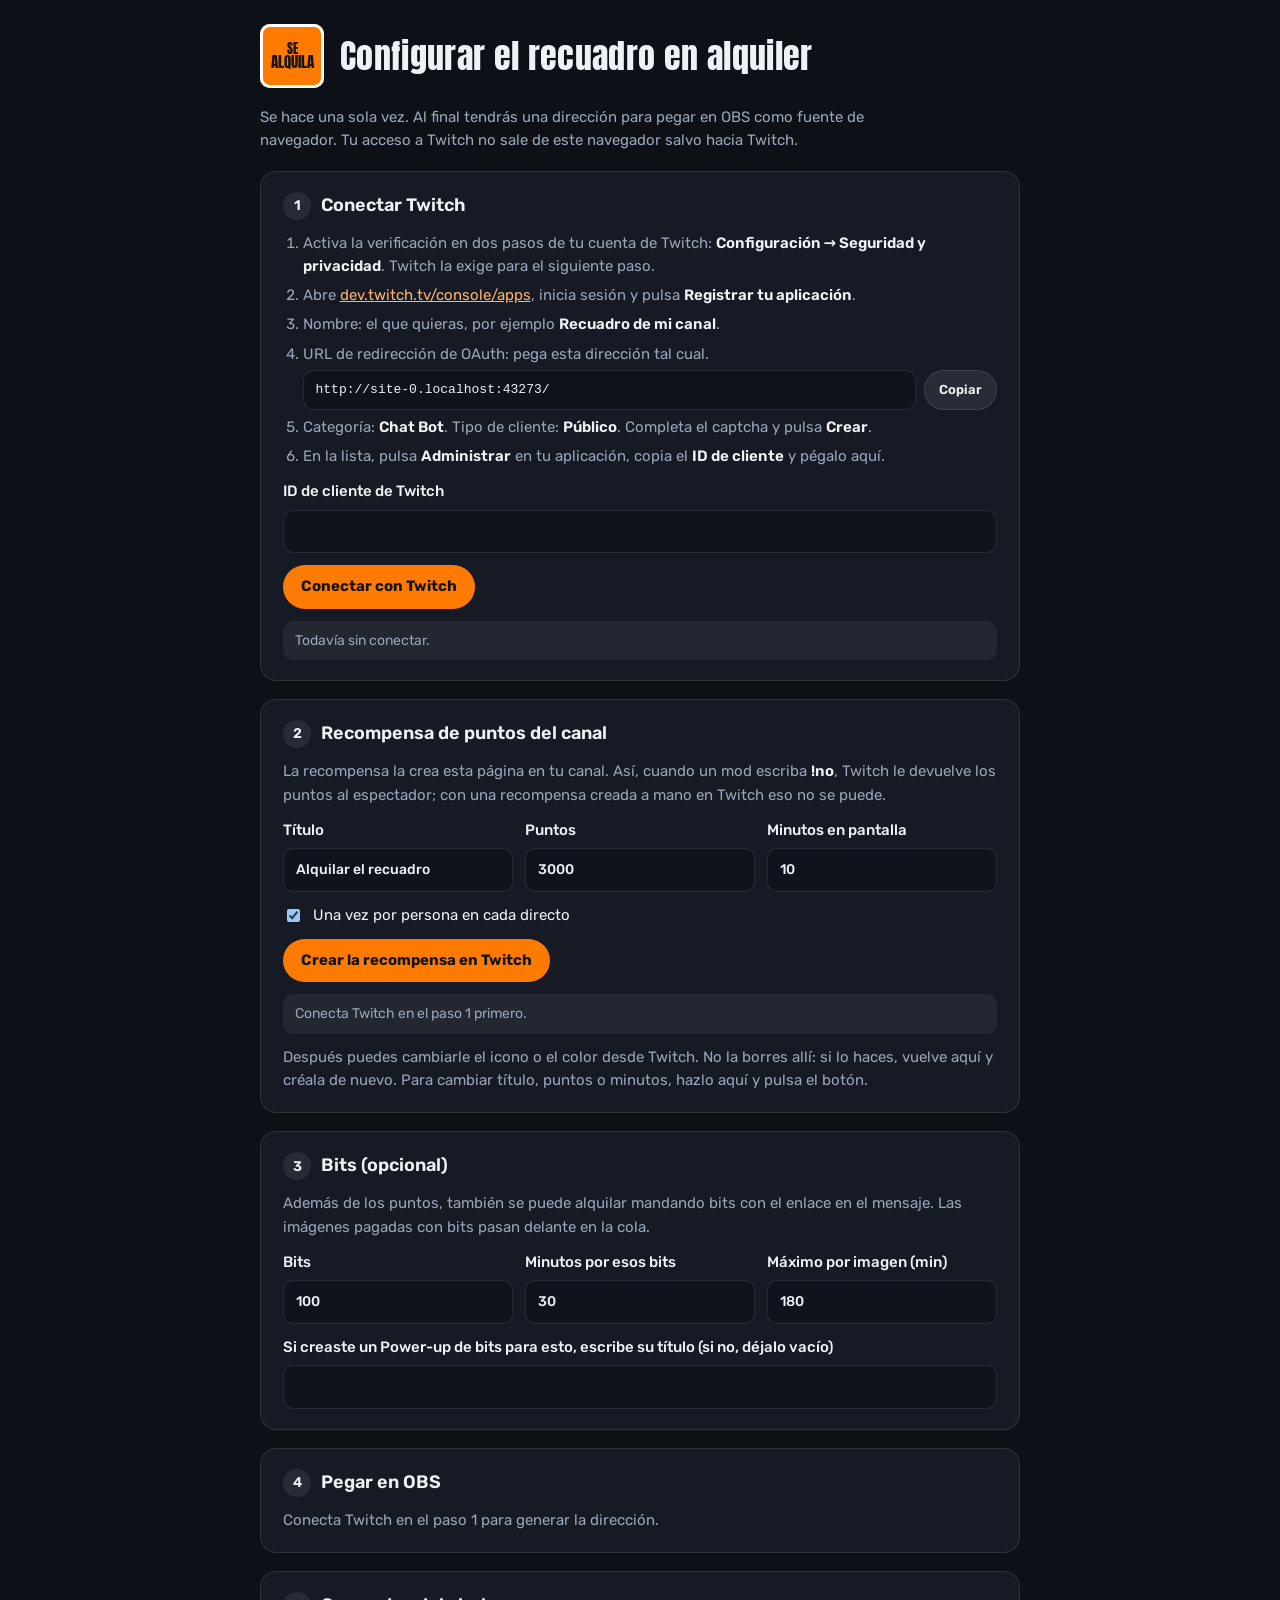
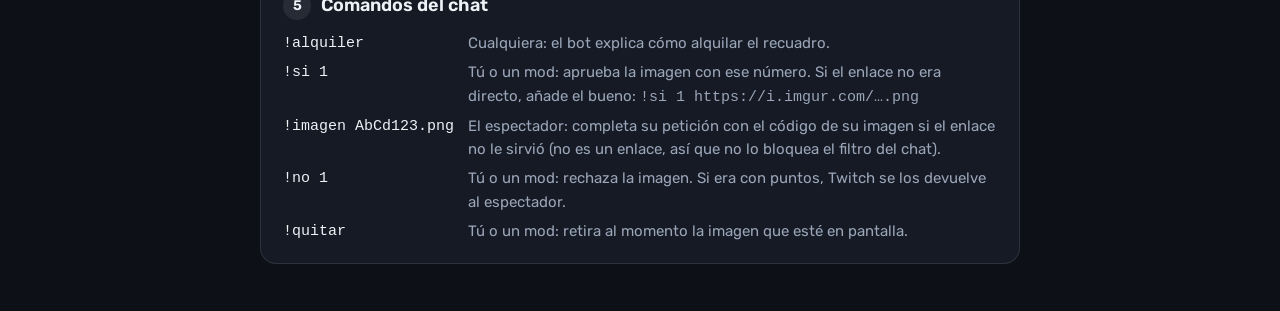
<file: index.html>
<!doctype html>
<html lang="es">
<head>
<meta charset="utf-8">
<meta name="viewport" content="width=device-width, initial-scale=1, viewport-fit=cover">
<title>Configurar el recuadro en alquiler</title>
<meta name="robots" content="noindex">
<link rel="preconnect" href="https://fonts.googleapis.com">
<link rel="preconnect" href="https://fonts.gstatic.com" crossorigin>
<link rel="stylesheet" href="https://fonts.googleapis.com/css2?family=Anton&family=Rubik:wght@400;500;600;700&display=swap">
<style>
  /* Página de configuración del recuadro: un solo tema oscuro; el naranja del cartel como acento. */
  :root {
    color-scheme: dark;
    --fondo: #0d1016; --panel: #151a24; --linea: rgba(255,255,255,.1); --tinta: #eef1f6; --suave: #9aa5b8;
    --naranja: #ff7a00; --bien: #35c46d; --mal: #ff5a4a;
    --display: "Anton", "Impact", "Arial Narrow", sans-serif; --texto: "Rubik", system-ui, sans-serif;
  }
  * { box-sizing: border-box; }
  body {
    margin: 0; background: var(--fondo); color: var(--tinta); font-family: var(--texto); font-size: 15px; line-height: 1.55;
    padding: max(24px, env(safe-area-inset-top, 0px)) max(16px, env(safe-area-inset-right, 0px)) 48px max(16px, env(safe-area-inset-left, 0px));
  }
  .envoltura { max-width: 760px; margin: 0 auto; display: grid; gap: 18px; }
  header { display: flex; align-items: center; gap: 16px; }
  .cartelito { flex: none; display: flex; flex-direction: column; align-items: center; justify-content: center; width: 64px; height: 64px; border-radius: 10px; background: var(--naranja); color: #141414; font-family: var(--display); line-height: .9; box-shadow: inset 0 0 0 3px #fff, inset 0 0 0 5px var(--naranja); }
  .cartelito small { font-size: 13px; } .cartelito b { font-size: 15px; font-weight: 400; }
  h1 { margin: 0; font-family: var(--display); font-weight: 400; font-size: 34px; line-height: 1.05; letter-spacing: .01em; }
  .intro { margin: 0; color: var(--suave); max-width: 62ch; }
  section { background: var(--panel); border: 1px solid var(--linea); border-radius: 16px; padding: 20px 22px; display: grid; gap: 12px; min-width: 0; }
  h2 { margin: 0; display: flex; align-items: center; gap: 10px; font-size: 18px; font-weight: 600; }
  h2 span { display: inline-flex; align-items: center; justify-content: center; width: 28px; height: 28px; border-radius: 50%; background: rgba(255,255,255,.08); font-size: 14px; flex: none; }
  section.hecho h2 span { background: var(--bien); color: #06210f; }
  ol { margin: 0; padding-left: 1.3em; color: var(--suave); display: grid; gap: 6px; }
  ol b, p b { color: var(--tinta); font-weight: 600; }
  p { margin: 0; }
  .suave { color: var(--suave); }
  a { color: #ffb36b; }
  label { display: grid; gap: 6px; font-weight: 500; }
  .fila { display: grid; grid-template-columns: repeat(3, minmax(0, 1fr)); gap: 12px; }
  input[type=text], textarea {
    width: 100%; min-width: 0; padding: 10px 12px; border-radius: 10px; border: 1px solid var(--linea);
    background: #0f131b; color: var(--tinta); font: inherit; font-size: 14px;
  }
  input:focus, textarea:focus { outline: 2px solid var(--naranja); outline-offset: 1px; }
  textarea { resize: vertical; min-height: 92px; font-family: ui-monospace, Menlo, Consolas, monospace; font-size: 12px; word-break: break-all; }
  .copiable { display: flex; gap: 8px; align-items: stretch; min-width: 0; margin-top: 4px; }
  .copiable code { flex: 1; min-width: 0; padding: 9px 12px; border-radius: 10px; background: #0f131b; border: 1px solid var(--linea); font-size: 13px; color: var(--tinta); overflow-x: auto; white-space: nowrap; }
  button {
    justify-self: start; padding: 10px 18px; border-radius: 999px; border: 0; background: var(--naranja); color: #141414;
    font: inherit; font-weight: 700; cursor: pointer;
  }
  button.secundario { background: rgba(255,255,255,.08); border: 1px solid var(--linea); color: var(--tinta); padding: 8px 14px; font-size: 13px; font-weight: 600; }
  button:focus-visible { outline: 3px solid #fff; outline-offset: 2px; }
  .estado { padding: 9px 12px; border-radius: 10px; font-size: 14px; }
  .estado.ok { background: rgba(53,196,109,.12); color: #9ff0bf; }
  .estado.mal { background: rgba(255,90,74,.12); color: #ffb9b1; }
  .estado.info { background: rgba(255,255,255,.06); color: var(--suave); }
  .alerta { padding: 10px 12px; border-radius: 10px; background: rgba(255,178,30,.12); color: #ffdc94; font-size: 14px; }
  .casilla { display: flex; align-items: center; gap: 10px; font-weight: 400; }
  .comandos { display: grid; grid-template-columns: auto 1fr; gap: 6px 14px; margin: 0; color: var(--suave); }
  .comandos dt { font-family: ui-monospace, Menlo, Consolas, monospace; color: var(--tinta); }
  .comandos dd { margin: 0; }
  #obs-listo:not([hidden]) { display: grid; gap: 12px; }
  @media (max-width: 560px) { .fila { grid-template-columns: 1fr; } }
</style>
</head>
<body>
<div class="envoltura">
  <header><span class="cartelito" aria-hidden="true"><small>SE</small><b>ALQUILA</b></span><h1>Configurar el recuadro en alquiler</h1></header>
  <p class="intro">Se hace una sola vez. Al final tendrás una dirección para pegar en OBS como fuente de navegador. Tu acceso a Twitch no sale de este navegador salvo hacia Twitch.</p>

  <section id="paso-twitch">
    <h2><span>1</span>Conectar Twitch</h2>
    <ol>
      <li>Activa la verificación en dos pasos de tu cuenta de Twitch: <b>Configuración → Seguridad y privacidad</b>. Twitch la exige para el siguiente paso.</li>
      <li>Abre <a href="https://dev.twitch.tv/console/apps" target="_blank" rel="noopener">dev.twitch.tv/console/apps</a>, inicia sesión y pulsa <b>Registrar tu aplicación</b>.</li>
      <li>Nombre: el que quieras, por ejemplo <b>Recuadro de mi canal</b>.</li>
      <li>URL de redirección de OAuth: pega esta dirección tal cual.
        <div class="copiable"><code id="url-redireccion"></code><button type="button" class="secundario" data-copiar="url-redireccion">Copiar</button></div></li>
      <li>Categoría: <b>Chat Bot</b>. Tipo de cliente: <b>Público</b>. Completa el captcha y pulsa <b>Crear</b>.</li>
      <li>En la lista, pulsa <b>Administrar</b> en tu aplicación, copia el <b>ID de cliente</b> y pégalo aquí.</li>
    </ol>
    <label for="client-id">ID de cliente de Twitch<input type="text" id="client-id" autocomplete="off" spellcheck="false"></label>
    <button type="button" id="btn-twitch">Conectar con Twitch</button>
    <p class="estado info" id="estado-twitch">Todavía sin conectar.</p>
  </section>

  <section id="paso-puntos">
    <h2><span>2</span>Recompensa de puntos del canal</h2>
    <p class="suave">La recompensa la crea esta página en tu canal. Así, cuando un mod escriba <b>!no</b>, Twitch le devuelve los puntos al espectador; con una recompensa creada a mano en Twitch eso no se puede.</p>
    <div class="fila">
      <label for="pts-titulo">Título<input type="text" id="pts-titulo" maxlength="45" value="Alquilar el recuadro"></label>
      <label for="pts-coste">Puntos<input type="text" id="pts-coste" inputmode="numeric" value="3000"></label>
      <label for="pts-min">Minutos en pantalla<input type="text" id="pts-min" inputmode="numeric" value="10"></label>
    </div>
    <label class="casilla"><input type="checkbox" id="pts-una" checked> Una vez por persona en cada directo</label>
    <button type="button" id="btn-recompensa">Crear la recompensa en Twitch</button>
    <p class="estado info" id="estado-recompensa">Conecta Twitch en el paso 1 primero.</p>
    <p class="suave">Después puedes cambiarle el icono o el color desde Twitch. No la borres allí: si lo haces, vuelve aquí y créala de nuevo. Para cambiar título, puntos o minutos, hazlo aquí y pulsa el botón.</p>
  </section>

  <section id="paso-bits">
    <h2><span>3</span>Bits (opcional)</h2>
    <p class="suave">Además de los puntos, también se puede alquilar mandando bits con el enlace en el mensaje. Las imágenes pagadas con bits pasan delante en la cola.</p>
    <div class="fila">
      <label for="alq-bits">Bits<input type="text" id="alq-bits" inputmode="numeric" value="100"></label>
      <label for="alq-min">Minutos por esos bits<input type="text" id="alq-min" inputmode="numeric" value="30"></label>
      <label for="alq-max">Máximo por imagen (min)<input type="text" id="alq-max" inputmode="numeric" value="180"></label>
    </div>
    <label for="alq-powerup">Si creaste un Power-up de bits para esto, escribe su título (si no, déjalo vacío)<input type="text" id="alq-powerup" value=""></label>
  </section>

  <section id="paso-obs">
    <h2><span>4</span>Pegar en OBS</h2>
    <p class="suave" id="obs-pendiente">Conecta Twitch en el paso 1 para generar la dirección.</p>
    <div id="obs-listo" hidden>
      <ol>
        <li>En OBS, en <b>Fuentes</b>, pulsa <b>+</b> → <b>Navegador</b> y llámala «Recuadro alquiler».</li>
        <li>Pega la dirección de abajo en <b>URL</b>. Ancho <b>400</b>, alto <b>400</b>.</li>
        <li>Deja sin marcar «Apagar la fuente cuando no sea visible», para no perder canjes al cambiar de escena.</li>
        <li>Pulsa Aceptar y arrastra el recuadro encima del minimapa. Ajusta el tamaño desde las esquinas.</li>
        <li>Añádela <b>una sola vez</b>. Si la quieres en otras escenas, usa <b>Añadir existente</b>.</li>
      </ol>
      <p class="alerta">Esta dirección lleva tu acceso a Twitch. No la enseñes en directo ni la compartas.</p>
      <label for="url-obs">Dirección para OBS<textarea id="url-obs" readonly></textarea></label>
      <button type="button" class="secundario" data-copiar="url-obs">Copiar dirección</button>
    </div>
  </section>

  <section id="paso-uso">
    <h2><span>5</span>Comandos del chat</h2>
    <dl class="comandos">
      <dt>!alquiler</dt><dd>Cualquiera: el bot explica cómo alquilar el recuadro.</dd>
      <dt>!si 1</dt><dd>Tú o un mod: aprueba la imagen con ese número. Si el enlace no era directo, añade el bueno: <code>!si 1 https://i.imgur.com/….png</code></dd>
      <dt>!imagen AbCd123.png</dt><dd>El espectador: completa su petición con el código de su imagen si el enlace no le sirvió (no es un enlace, así que no lo bloquea el filtro del chat).</dd>
      <dt>!no 1</dt><dd>Tú o un mod: rechaza la imagen. Si era con puntos, Twitch se los devuelve al espectador.</dd>
      <dt>!quitar</dt><dd>Tú o un mod: retira al momento la imagen que esté en pantalla.</dd>
    </dl>
  </section>
</div>

<script src="js/nucleo.js"></script>
<script src="js/twitch.js"></script>
<script>
(function () {
  var C = window.Cartas;
  var $ = function (id) { return document.getElementById(id); };
  var base = location.origin + location.pathname.replace(/index\.html$/, '');
  var redireccion = base;
  $('url-redireccion').textContent = redireccion;

  function guardar(clave, valor, sesion) { try { (sesion ? sessionStorage : localStorage).setItem('recuadro-' + clave, valor); } catch (e) {} }
  function leer(clave, sesion) { try { return (sesion ? sessionStorage : localStorage).getItem('recuadro-' + clave); } catch (e) { return null; } }
  function estado(tipo, texto) { var e = $('estado-twitch'); e.className = 'estado ' + tipo; e.textContent = texto; }

  $('client-id').value = leer('client-id') || '';
  ['alq-bits', 'alq-min', 'alq-max', 'alq-powerup', 'pts-titulo', 'pts-coste', 'pts-min'].forEach(function (id) {
    var v = leer(id); if (v !== null) $(id).value = v;
    $(id).addEventListener('change', function () { guardar(id, $(id).value.trim()); generar(); });
  });
  if (leer('pts-una') === 'no') $('pts-una').checked = false;
  $('pts-una').addEventListener('change', function () { guardar('pts-una', $('pts-una').checked ? 'si' : 'no'); });

  var token = leer('twitch-token', true), conectado = false, usuario = null;
  var recompensa = null;   // { id, titulo, coste, minutos }
  try { recompensa = JSON.parse(leer('recompensa') || 'null'); } catch (e) {}
  var INDICACION = 'Pega el enlace directo de tu imagen de Imgur (i.imgur.com/…) o solo su código (por ejemplo AbCd123.png). Los mods la revisan antes de que salga. Si la rechazan, te devolvemos los puntos.';

  var h = new URLSearchParams(location.hash.replace(/^#/, ''));
  if (h.get('access_token')) {
    if (h.get('state') && h.get('state') === leer('twitch-state', true)) { token = h.get('access_token'); guardar('twitch-token', token, true); }
    else estado('mal', 'La respuesta de Twitch no coincide con esta sesión. Vuelve a pulsar «Conectar con Twitch».');
    history.replaceState(null, '', location.pathname + location.search);
  } else if (h.get('error')) {
    estado('mal', 'Twitch no dio acceso: ' + (h.get('error_description') || h.get('error')));
    history.replaceState(null, '', location.pathname + location.search);
  }

  $('btn-twitch').addEventListener('click', function () {
    var id = $('client-id').value.trim();
    if (!/^[a-z0-9]{20,40}$/i.test(id)) { estado('mal', 'Pega el ID de cliente de tu aplicación de Twitch (letras y números, sin espacios).'); return; }
    guardar('client-id', id);
    var st = Math.random().toString(36).slice(2) + Date.now().toString(36);
    guardar('twitch-state', st, true);
    location.href = 'https://id.twitch.tv/oauth2/authorize?' + new URLSearchParams({
      client_id: id, redirect_uri: redireccion, response_type: 'token',
      scope: C.ESCOPOS_ALQUILER.join(' '), state: st, force_verify: 'true'
    }).toString();
  });

  function helix(ruta, init) {
    init = init || {};
    return fetch('https://api.twitch.tv/helix/' + ruta, {
      method: init.method || 'GET', body: init.body,
      headers: { 'Client-Id': $('client-id').value.trim(), Authorization: 'Bearer ' + token, 'Content-Type': 'application/json' }
    });
  }
  function num(id, def) { var v = parseInt(String($(id).value).replace(/\./g, ''), 10); return v > 0 ? v : def; }
  function estadoRec(tipo, texto) { var e = $('estado-recompensa'); e.className = 'estado ' + tipo; e.textContent = texto; }
  function pintarRecompensa() {
    $('btn-recompensa').textContent = recompensa ? 'Guardar cambios en la recompensa' : 'Crear la recompensa en Twitch';
    $('paso-puntos').classList.toggle('hecho', !!recompensa);
  }

  // Busca la recompensa que ya creó esta aplicación (si existe) al conectar.
  function cargarRecompensa() {
    return helix('channel_points/custom_rewards?broadcaster_id=' + usuario.user_id + '&only_manageable_rewards=true').then(function (r) {
      if (!r.ok) throw new Error('No se pudieron leer tus recompensas (' + r.status + ').');
      return r.json();
    }).then(function (j) {
      var lista = j.data || [], encontrada = null;
      lista.forEach(function (x) { if (recompensa && x.id === recompensa.id) encontrada = x; });
      if (!encontrada && lista.length) encontrada = lista[0];
      if (encontrada) {
        recompensa = { id: encontrada.id, titulo: encontrada.title, coste: encontrada.cost, minutos: num('pts-min', 10) };
        $('pts-titulo').value = encontrada.title; $('pts-coste').value = encontrada.cost;
        guardar('recompensa', JSON.stringify(recompensa));
        estadoRec('ok', 'Recompensa lista en tu canal: «' + encontrada.title + '» por ' + encontrada.cost + ' puntos.');
      } else {
        recompensa = null; guardar('recompensa', 'null');
        estadoRec('info', 'Todavía no has creado la recompensa. Revisa los datos y pulsa el botón.');
      }
      pintarRecompensa(); generar();
    }).catch(function (e) { estadoRec('mal', e.message); });
  }

  $('btn-recompensa').addEventListener('click', function () {
    if (!conectado) { estadoRec('mal', 'Conecta Twitch en el paso 1 primero.'); return; }
    var titulo = $('pts-titulo').value.trim() || 'Alquilar el recuadro', coste = num('pts-coste', 3000), una = $('pts-una').checked;
    var cuerpo = {
      title: titulo, cost: coste, prompt: INDICACION, is_enabled: true, background_color: '#FF7A00',
      is_user_input_required: true, should_redemptions_skip_request_queue: false,
      is_max_per_user_per_stream_enabled: una
    };
    if (una) cuerpo.max_per_user_per_stream = 1;
    var boton = $('btn-recompensa'); boton.disabled = true;
    estadoRec('info', recompensa ? 'Guardando cambios…' : 'Creando la recompensa…');
    var q = 'channel_points/custom_rewards?broadcaster_id=' + usuario.user_id + (recompensa ? '&id=' + recompensa.id : '');
    helix(q, { method: recompensa ? 'PATCH' : 'POST', body: JSON.stringify(cuerpo) }).then(function (r) {
      return r.json().catch(function () { return {}; }).then(function (j) {
        if (r.ok) return j;
        var msg = (j && j.message) || '';
        if (/DUPLICATE/i.test(msg)) throw new Error('Ya tienes otra recompensa con ese título, creada a mano en Twitch. Bórrala allí o elige otro título aquí.');
        if (r.status === 403) throw new Error('Twitch no deja crear la recompensa (403). Comprueba que tu canal tiene los puntos del canal activados.');
        if (r.status === 404 && recompensa) { recompensa = null; guardar('recompensa', 'null'); pintarRecompensa(); throw new Error('La recompensa ya no existe en Twitch (¿la borraste?). Pulsa otra vez el botón para crearla de nuevo.'); }
        throw new Error('Twitch respondió ' + r.status + (msg ? ': ' + msg : '') + '.');
      });
    }).then(function (j) {
      var d = j.data[0];
      recompensa = { id: d.id, titulo: d.title, coste: d.cost, minutos: num('pts-min', 10) };
      guardar('recompensa', JSON.stringify(recompensa));
      estadoRec('ok', 'Hecho: «' + d.title + '» por ' + d.cost + ' puntos y ' + recompensa.minutos + ' min. Copia la dirección nueva del paso 4 en OBS.');
      pintarRecompensa(); generar();
    }).catch(function (e) { estadoRec('mal', e.message); }).then(function () { boton.disabled = false; });
  });

  function generar() {
    $('obs-pendiente').hidden = conectado;
    $('obs-listo').hidden = !conectado;
    $('paso-obs').classList.toggle('hecho', conectado);
    if (!conectado) return;
    if (recompensa) recompensa.minutos = num('pts-min', 10);
    var cfg = { clientId: $('client-id').value.trim(), token: token,
      alquiler: { bits: num('alq-bits', 100), minutos: num('alq-min', 30), maxMinutos: num('alq-max', 180), powerUp: $('alq-powerup').value.trim(),
        puntos: recompensa ? { recompensaId: recompensa.id, titulo: recompensa.titulo, coste: recompensa.coste, minutos: recompensa.minutos } : null } };
    $('url-obs').value = base + 'alquiler.html#c=' + C.codificarConfig(cfg);
  }

  if (token) {
    estado('info', 'Comprobando el acceso a Twitch…');
    C.validarToken(token).then(function (u) {
      if (u.client_id !== $('client-id').value.trim()) throw new Error('El acceso no corresponde a este ID de cliente. Pulsa «Conectar con Twitch» otra vez.');
      var faltan = C.ESCOPOS_ALQUILER.filter(function (s) { return (u.scopes || []).indexOf(s) < 0; });
      if (faltan.length) throw new Error('Faltan permisos nuevos (' + faltan.join(', ') + '). Pulsa «Conectar con Twitch» otra vez.');
      conectado = true; usuario = u;
      estado('ok', 'Conectado como ' + u.login + '.');
      $('paso-twitch').classList.add('hecho');
      generar();
      return cargarRecompensa();
    }).catch(function (e) { token = null; estado('mal', e.message); generar(); });
  }
  pintarRecompensa();

  document.addEventListener('click', function (e) {
    var b = e.target.closest('[data-copiar]');
    if (!b) return;
    var el = $(b.getAttribute('data-copiar'));
    var texto = el.tagName === 'TEXTAREA' ? el.value : el.textContent;
    var hecho = function () { var t = b.textContent; b.textContent = 'Copiado'; setTimeout(function () { b.textContent = t; }, 1500); };
    if (navigator.clipboard) navigator.clipboard.writeText(texto).then(hecho, function () { if (el.select) el.select(); });
    else if (el.select) el.select();
  });
  generar();
})();
</script>
</body>
</html>
</file>
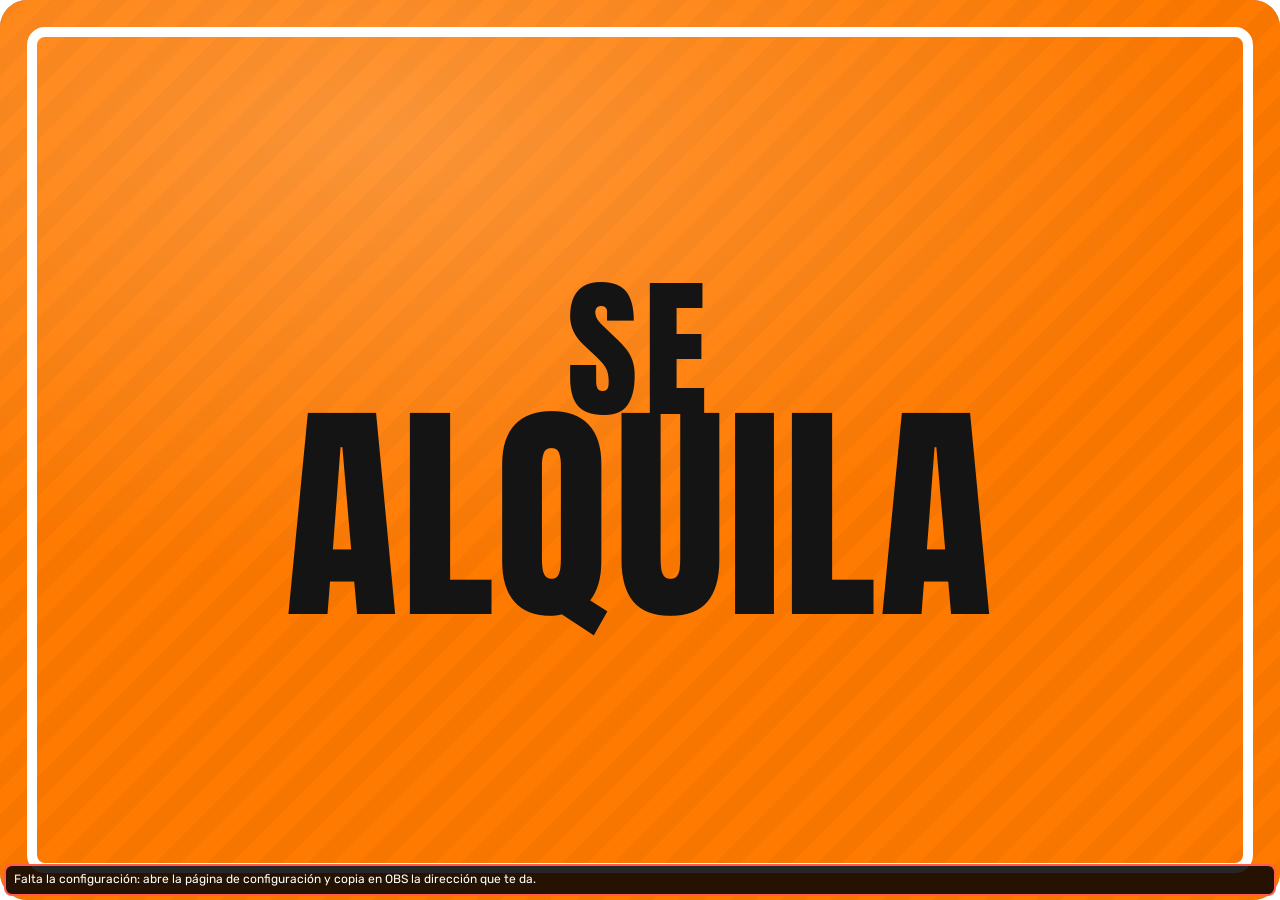
<file: alquiler.html>
<!doctype html>
<html lang="es">
<head>
<meta charset="utf-8">
<title>Recuadro en alquiler · fuente para OBS</title>
<meta name="viewport" content="width=device-width, initial-scale=1">
<link rel="preconnect" href="https://fonts.googleapis.com">
<link rel="preconnect" href="https://fonts.gstatic.com" crossorigin>
<link rel="stylesheet" href="https://fonts.googleapis.com/css2?family=Anton&family=Rubik:wght@400;500;600;700&display=swap">
<link rel="stylesheet" href="css/alquiler.css">
<style>
  html, body { margin: 0; height: 100%; overflow: hidden; background: transparent; }
  #recuadro { position: absolute; inset: 0; }
  #estado { position: absolute; left: 4px; right: 4px; bottom: 4px; z-index: 5; padding: 6px 8px; border-radius: 8px;
    background: rgba(0,0,0,.85); color: #fff; font: 12px/1.3 "Rubik", system-ui, sans-serif; }
  #estado.error { border: 2px solid #ff5a4a; }
</style>
</head>
<body>
<div id="recuadro"></div>
<div id="estado" hidden></div>
<script src="js/nucleo.js"></script>
<script src="js/twitch.js"></script>
<script src="js/alquiler.js"></script>
<script>
(function () {
  var C = window.Cartas;
  var cfg = C.leerConfigHash(location.hash), estadoEl = document.getElementById('estado'), t = null;
  function estado(tipo, texto) {
    clearTimeout(t);
    estadoEl.className = tipo === 'error' ? 'error' : '';
    estadoEl.textContent = texto; estadoEl.hidden = false;
    if (tipo !== 'error') t = setTimeout(function () { estadoEl.hidden = true; }, 5000);
  }
  var a = cfg.alquiler || {};
  if (!cfg.clientId || !cfg.token) {
    C.crearAlquiler(document.getElementById('recuadro'), { bits: a.bits, minutos: a.minutos, puntos: a.puntos });
    estado('error', 'Falta la configuración: abre la página de configuración y copia en OBS la dirección que te da.');
    return;
  }
  var twitch;
  var tituloPowerUp = a.powerUp || '';
  var puntos = a.puntos && a.puntos.recompensaId ? a.puntos : null;
  var normal = function (x) { return String(x || '').trim().toLowerCase(); };
  var alquiler = C.crearAlquiler(document.getElementById('recuadro'), {
    bits: a.bits, minutos: a.minutos, maxMinutos: a.maxMinutos, powerUp: tituloPowerUp, puntos: puntos,
    alAprobar: function (item) { return twitch.actualizarCanje(item.recompensaId, item.canjeId, 'FULFILLED'); },
    alRechazar: function (item) { return twitch.actualizarCanje(item.recompensaId, item.canjeId, 'CANCELED'); },
    enviarChat: function (texto) { return twitch.enviarChat(texto); },
    onError: function (m) { estado('error', m); }
  });
  twitch = C.conectarTwitch({
    clientId: cfg.clientId, token: cfg.token, escopos: C.ESCOPOS_ALQUILER,
    eventos: ['chat', 'bits'].concat(puntos ? ['canjes'] : [], tituloPowerUp ? ['powerups'] : []),
    onCanje: function (ev) {
      if (puntos && ev.recompensaId === puntos.recompensaId) { ev.tipo = 'puntos'; alquiler.peticion(ev); }
    },
    onBits: function (ev) { ev.tipo = 'bits'; alquiler.peticion(ev); },
    onPowerUp: function (ev) {
      // Solo los Power-ups del recuadro (título que contenga el configurado, por si tienes varios precios).
      if (tituloPowerUp && normal(ev.titulo).indexOf(normal(tituloPowerUp)) >= 0) { ev.tipo = 'powerup'; alquiler.peticion(ev); }
    },
    onMensaje: function (ev) { alquiler.comando(ev); },
    onEstado: estado
  });
  twitch.iniciar().catch(function (e) { estado('error', e.message); });
})();
</script>
</body>
</html>
</file>
<file: css/alquiler.css>
/* Recuadro «Se alquila»: cartel naranja de piso en alquiler. Ocupa toda la fuente de OBS
   (cuadrada o no); todas las medidas dependen de --u (1 % del lado menor del recuadro). */
.caja {
  position: absolute; inset: 0; overflow: hidden;
  border-radius: calc(var(--u, 1vmin) * 3);
  font-family: "Rubik", system-ui, sans-serif;
  box-shadow: inset 0 0 0 calc(var(--u, 1vmin) * .6) rgba(0, 0, 0, .35);
}
.cartel {
  position: absolute; inset: 0;
  display: flex; flex-direction: column; align-items: center; justify-content: center; gap: calc(var(--u, 1vmin) * 4);
  padding: calc(var(--u, 1vmin) * 6);
  background: #ff7a00;
  background-image:
    radial-gradient(120% 90% at 30% 15%, rgba(255, 255, 255, .22), transparent 55%),
    repeating-linear-gradient(135deg, rgba(0, 0, 0, .03) 0 calc(var(--u, 1vmin) * 2), transparent calc(var(--u, 1vmin) * 2) calc(var(--u, 1vmin) * 4));
  color: #141414; text-align: center;
}
.cartel::before {
  content: ""; position: absolute; inset: calc(var(--u, 1vmin) * 3); border: calc(var(--u, 1vmin) * 1.2) solid #fff; border-radius: calc(var(--u, 1vmin) * 2); pointer-events: none;
}
.cartel-placa { display: flex; flex-direction: column; align-items: center; line-height: .86; }
.cartel-se { font-family: "Anton", "Impact", "Arial Narrow", sans-serif; font-size: calc(var(--u, 1vmin) * 17); letter-spacing: .04em; }
.cartel-alquila { font-family: "Anton", "Impact", "Arial Narrow", sans-serif; font-size: calc(var(--u, 1vmin) * 26); letter-spacing: .01em; }
.cartel-precio {
  padding: calc(var(--u, 1vmin) * 1.6) calc(var(--u, 1vmin) * 4); border-radius: calc(var(--u, 1vmin) * 99); background: #141414; color: #fff;
  font-size: calc(var(--u, 1vmin) * 7); font-weight: 500; white-space: nowrap;
}
.cartel-precio b { color: #ffcf8a; font-weight: 700; }
.cartel-como { font-size: calc(var(--u, 1vmin) * 5.2); font-weight: 600; line-height: 1.25; }
.cartel-como span { font-family: ui-monospace, Menlo, Consolas, monospace; font-size: calc(var(--u, 1vmin) * 4.6); font-weight: 700; background: rgba(255, 255, 255, .55); padding: 0 calc(var(--u, 1vmin) * 1.4); border-radius: calc(var(--u, 1vmin) * 1); }
.cartel-cola {
  position: absolute; left: 50%; bottom: calc(var(--u, 1vmin) * 5.5); transform: translateX(-50%);
  padding: calc(var(--u, 1vmin) * .8) calc(var(--u, 1vmin) * 3); border-radius: calc(var(--u, 1vmin) * 99); background: #fff; font-size: calc(var(--u, 1vmin) * 4.2); font-weight: 700; white-space: nowrap;
}

.anuncio { position: absolute; inset: 0; background: #0b0d12; }
.anuncio-fondo {
  position: absolute; inset: -8%; background-size: cover; background-position: center;
  filter: blur(calc(var(--u, 1vmin) * 4)) brightness(.55); transform: scale(1.1);
}
.anuncio-img { position: absolute; inset: 0; width: 100%; height: 100%; object-fit: contain; }
.anuncio-pie {
  position: absolute; left: 0; right: 0; bottom: 0;
  display: flex; justify-content: space-between; align-items: center; gap: calc(var(--u, 1vmin) * 2);
  padding: calc(var(--u, 1vmin) * 2) calc(var(--u, 1vmin) * 3.4);
  background: linear-gradient(0deg, rgba(0, 0, 0, .8), rgba(0, 0, 0, 0));
  color: #fff; font-size: calc(var(--u, 1vmin) * 4.6); font-weight: 500;
}
.anuncio-quien { min-width: 0; white-space: nowrap; overflow: hidden; text-overflow: ellipsis; }
.anuncio-quien b { color: #ffb36b; font-weight: 700; }
.anuncio-tiempo { flex: none; padding: calc(var(--u, 1vmin) * .5) calc(var(--u, 1vmin) * 2); border-radius: calc(var(--u, 1vmin) * 99); background: #ff7a00; color: #141414; font-weight: 700; font-variant-numeric: tabular-nums; }
</file>
